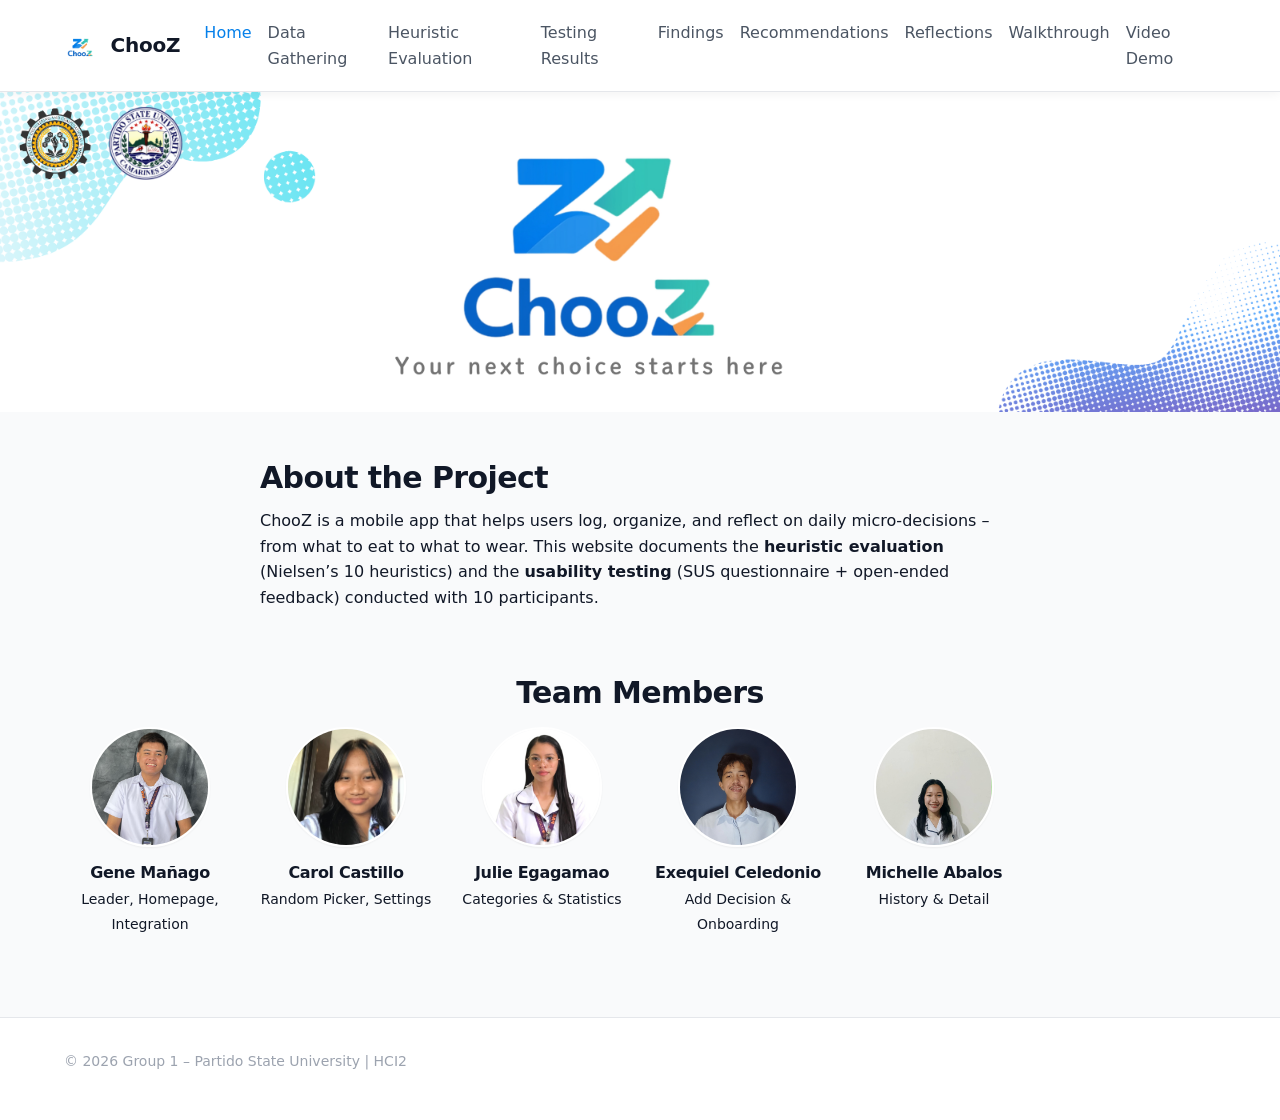
<file: index.html>
<!DOCTYPE html>
<html lang="en">
<head>
    <meta charset="UTF-8">
    <meta name="viewport" content="width=device-width, initial-scale=1.0">
    <title>ChooZ – Home | Usability Evaluation</title>
    <link rel="stylesheet" href="css/bootstrap.min.css">
    <link rel="stylesheet" href="css/style.css">
</head>
<body>

<!-- Sticky navbar only -->
<div class="sticky-header">
    <nav class="navbar navbar-expand-lg bg-dark" data-bs-theme="dark">
        <div class="container">
            <a class="navbar-brand" href="index.html">
                <img src="images/chooz-logo.png" alt="ChooZ Logo" height="30" style="display: inline-block; margin-right: 8px;">
                ChooZ
            </a>
            <button class="navbar-toggler" type="button" data-bs-toggle="collapse" data-bs-target="#navbarNav">
                <span class="navbar-toggler-icon"></span>
            </button>
            <div class="collapse navbar-collapse" id="navbarNav">
                <ul class="navbar-nav ms-auto">
                    <li class="nav-item"><a class="nav-link active" href="index.html">Home</a></li>
                    <li class="nav-item"><a class="nav-link" href="data-gathering.html">Data Gathering</a></li>
                    <li class="nav-item"><a class="nav-link" href="heuristic.html">Heuristic Evaluation</a></li>
                    <li class="nav-item"><a class="nav-link" href="results.html">Testing Results</a></li>
                    <li class="nav-item"><a class="nav-link" href="findings.html">Findings</a></li>
                    <li class="nav-item"><a class="nav-link" href="recommendations.html">Recommendations</a></li>
                    <li class="nav-item"><a class="nav-link" href="reflections.html">Reflections</a></li>
                    <li class="nav-item"><a class="nav-link" href="walkthrough.html">Walkthrough</a></li>
                    <li class="nav-item"><a class="nav-link" href="video.html">Video Demo</a></li>
                </ul>
            </div>
        </div>
    </nav>
</div>

<!-- Banner only on home page (not sticky) -->
<div class="banner-header">
    <img src="images/chooz-banner.png" alt="ChooZ Usability Study Banner" class="img-fluid w-100">
</div>

<div class="container my-5">
    <div class="row mt-5">
        <div class="col-md-8 mx-auto">
            <h2>About the Project</h2>
            <p>ChooZ is a mobile app that helps users log, organize, and reflect on daily micro‑decisions – from what to eat to what to wear. This website documents the <strong>heuristic evaluation</strong> (Nielsen’s 10 heuristics) and the <strong>usability testing</strong> (SUS questionnaire + open‑ended feedback) conducted with 10 participants.</p>
        </div>
    </div>

    <h2 class="mt-5 text-center">Team Members</h2>
    <div class="row mt-3">
        <div class="col-md-2 col-sm-4 team-card">
            <img src="images/team/gene.JPG" alt="Gene">
            <h6>Gene Mañago</h6>
            <small>Leader, Homepage, Integration</small>
        </div>
        <div class="col-md-2 col-sm-4 team-card">
            <img src="images/team/Carol.jpg" alt="Carol">
            <h6>Carol Castillo</h6>
            <small>Random Picker, Settings</small>
        </div>
        <div class="col-md-2 col-sm-4 team-card">
            <img src="images/team/Julie.jpg" alt="Julie">
            <h6>Julie Egagamao</h6>
            <small>Categories & Statistics</small>
        </div>
        <div class="col-md-2 col-sm-4 team-card">
            <img src="images/team/Celedonio.png" alt="Exequiel">
            <h6>Exequiel Celedonio</h6>
            <small>Add Decision & Onboarding</small>
        </div>
        <div class="col-md-2 col-sm-4 team-card">
            <img src="images/team/Michelle.jpg" alt="Michelle">
            <h6>Michelle Abalos</h6>
            <small>History & Detail</small>
        </div>
    </div>
</div>

<footer>
    <div class="container">
        <p>© 2026 Group 1 – Partido State University | HCI2</p>
    </div>
</footer>

<script src="js/bootstrap.bundle.min.js"></script>
</body>
</html>
</file>
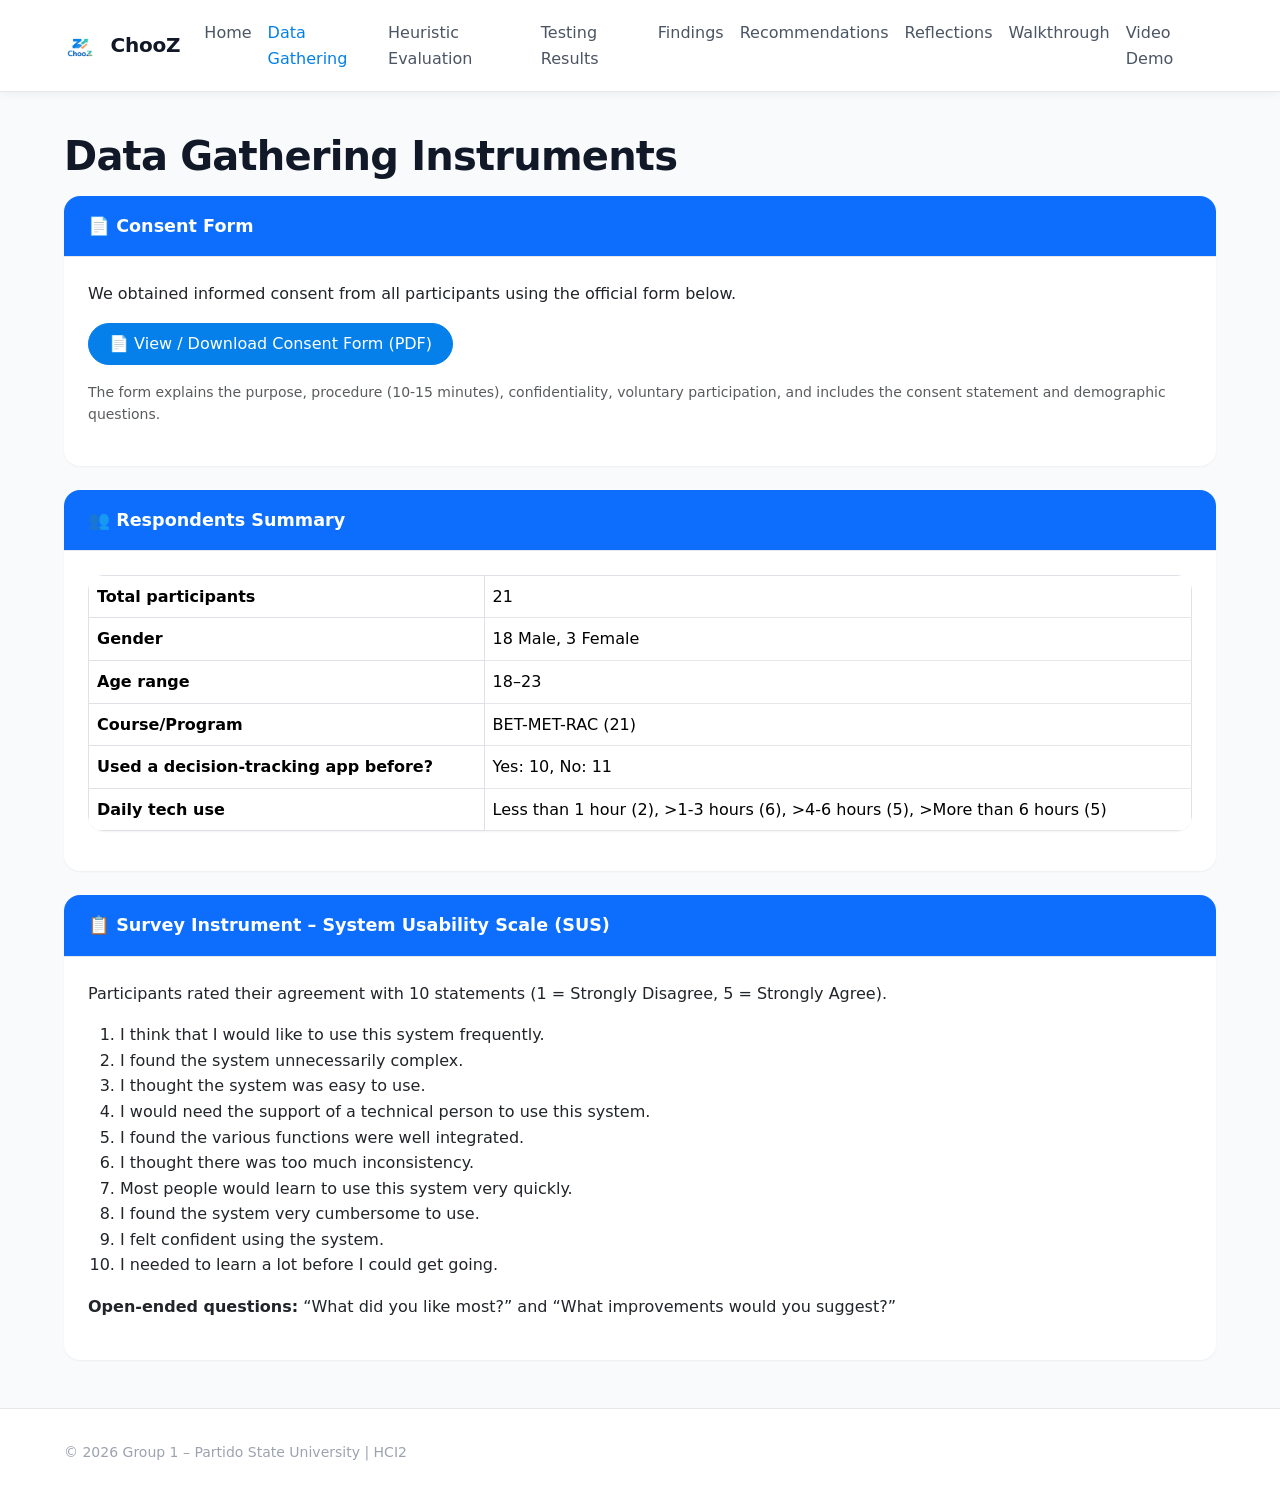
<file: data-gathering.html>
<!DOCTYPE html>
<html lang="en">
<head>
    <meta charset="UTF-8">
    <meta name="viewport" content="width=device-width, initial-scale=1.0">
    <title>ChooZ – Data Gathering</title>
    <link rel="stylesheet" href="css/bootstrap.min.css">
    <link rel="stylesheet" href="css/style.css">
</head>
<body>

<!-- Sticky navbar only (no banner) -->
<div class="sticky-header">
    <nav class="navbar navbar-expand-lg bg-dark" data-bs-theme="dark">
        <div class="container">
            <a class="navbar-brand" href="index.html">
                <img src="images/chooz-logo.png" alt="ChooZ Logo" height="30" style="display: inline-block; margin-right: 8px;">
                ChooZ
            </a>
            <button class="navbar-toggler" type="button" data-bs-toggle="collapse" data-bs-target="#navbarNav">
                <span class="navbar-toggler-icon"></span>
            </button>
            <div class="collapse navbar-collapse" id="navbarNav">
                <ul class="navbar-nav ms-auto">
                    <li class="nav-item"><a class="nav-link" href="index.html">Home</a></li>
                    <li class="nav-item"><a class="nav-link active" href="data-gathering.html">Data Gathering</a></li>
                    <li class="nav-item"><a class="nav-link" href="heuristic.html">Heuristic Evaluation</a></li>
                    <li class="nav-item"><a class="nav-link" href="results.html">Testing Results</a></li>
                    <li class="nav-item"><a class="nav-link" href="findings.html">Findings</a></li>
                    <li class="nav-item"><a class="nav-link" href="recommendations.html">Recommendations</a></li>
                    <li class="nav-item"><a class="nav-link" href="reflections.html">Reflections</a></li>
                    <li class="nav-item"><a class="nav-link" href="walkthrough.html">Walkthrough</a></li>
                    <li class="nav-item"><a class="nav-link" href="video.html">Video Demo</a></li>
                </ul>
            </div>
        </div>
    </nav>
</div>

<div class="container my-5">
    <h1>Data Gathering Instruments</h1>

    <div class="card mb-4">
        <div class="card-header bg-primary text-white">📄 Consent Form</div>
        <div class="card-body">
            <p>We obtained informed consent from all participants using the official form below.</p>
            <a href="pdfs/Group1_Consent-Form.pdf" class="btn btn-primary" target="_blank">📄 View / Download Consent Form (PDF)</a>
            <p class="mt-3 text-muted small">The form explains the purpose, procedure (10‑15 minutes), confidentiality, voluntary participation, and includes the consent statement and demographic questions.</p>
        </div>
    </div>

    <div class="card mb-4">
        <div class="card-header bg-primary text-white">👥 Respondents Summary</div>
        <div class="card-body">
            <div class="table-responsive">
                <table class="table table-bordered">
                    <tr><th>Total participants</th><td>21</td></tr>
                    <tr><th>Gender</th><td>18 Male, 3 Female</td></tr>
                    <tr><th>Age range</th><td>18–23</td></tr>
                    <tr><th>Course/Program</th><td>BET-MET-RAC (21)</td></tr>
                    <tr><th>Used a decision‑tracking app before?</th><td>Yes: 10, No: 11</td></tr>
                    <tr><th>Daily tech use</th><td>Less than 1 hour (2), >1-3 hours (6), >4‑6 hours (5), >More than 6 hours (5)</td></tr>
                </table>
            </div>
        </div>
    </div>

    <div class="card mb-4">
        <div class="card-header bg-primary text-white">📋 Survey Instrument – System Usability Scale (SUS)</div>
        <div class="card-body">
            <p>Participants rated their agreement with 10 statements (1 = Strongly Disagree, 5 = Strongly Agree).</p>
            <ol>
                <li>I think that I would like to use this system frequently.</li>
                <li>I found the system unnecessarily complex.</li>
                <li>I thought the system was easy to use.</li>
                <li>I would need the support of a technical person to use this system.</li>
                <li>I found the various functions were well integrated.</li>
                <li>I thought there was too much inconsistency.</li>
                <li>Most people would learn to use this system very quickly.</li>
                <li>I found the system very cumbersome to use.</li>
                <li>I felt confident using the system.</li>
                <li>I needed to learn a lot before I could get going.</li>
            </ol>
            <p><strong>Open‑ended questions:</strong> “What did you like most?” and “What improvements would you suggest?”</p>
        </div>
    </div>
</div>

<footer>
    <div class="container">
        <p>© 2026 Group 1 – Partido State University | HCI2</p>
    </div>
</footer>

<script src="js/bootstrap.bundle.min.js"></script>
</body>
</html>
</file>
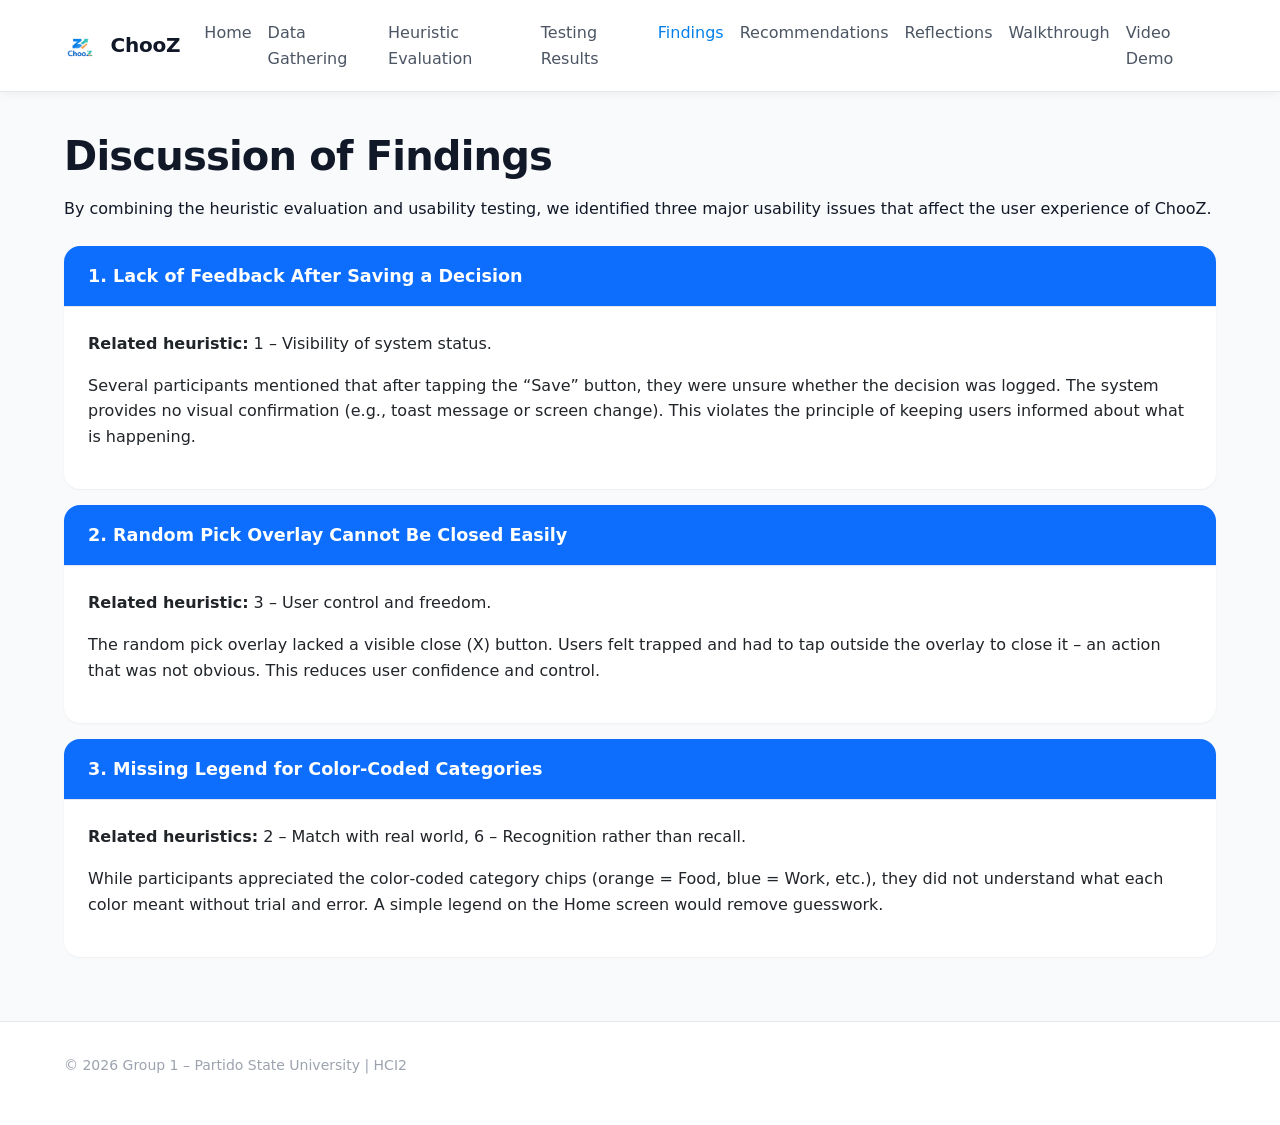
<file: findings.html>
<!DOCTYPE html>
<html lang="en">
<head>
    <meta charset="UTF-8">
    <meta name="viewport" content="width=device-width, initial-scale=1.0">
    <title>ChooZ – Discussion of Findings</title>
    <link rel="stylesheet" href="css/bootstrap.min.css">
    <link rel="stylesheet" href="css/style.css">
</head>
<body>

<div class="sticky-header">
    <nav class="navbar navbar-expand-lg bg-dark" data-bs-theme="dark">
        <div class="container">
            <a class="navbar-brand" href="index.html">
                <img src="images/chooz-logo.png" alt="ChooZ Logo" height="30" style="display: inline-block; margin-right: 8px;">
                ChooZ
            </a>
            <button class="navbar-toggler" type="button" data-bs-toggle="collapse" data-bs-target="#navbarNav">
                <span class="navbar-toggler-icon"></span>
            </button>
            <div class="collapse navbar-collapse" id="navbarNav">
                <ul class="navbar-nav ms-auto">
                    <li class="nav-item"><a class="nav-link" href="index.html">Home</a></li>
                    <li class="nav-item"><a class="nav-link" href="data-gathering.html">Data Gathering</a></li>
                    <li class="nav-item"><a class="nav-link" href="heuristic.html">Heuristic Evaluation</a></li>
                    <li class="nav-item"><a class="nav-link" href="results.html">Testing Results</a></li>
                    <li class="nav-item"><a class="nav-link active" href="findings.html">Findings</a></li>
                    <li class="nav-item"><a class="nav-link" href="recommendations.html">Recommendations</a></li>
                    <li class="nav-item"><a class="nav-link" href="reflections.html">Reflections</a></li>
                    <li class="nav-item"><a class="nav-link" href="walkthrough.html">Walkthrough</a></li>
                    <li class="nav-item"><a class="nav-link" href="video.html">Video Demo</a></li>
                </ul>
            </div>
        </div>
    </nav>
</div>

<div class="container my-5">
    <h1>Discussion of Findings</h1>
    <p>By combining the heuristic evaluation and usability testing, we identified three major usability issues that affect the user experience of ChooZ.</p>

    <div class="row mt-4">
        <div class="col-md-12">
            <div class="card mb-3">
                <div class="card-header bg-primary text-white">1. Lack of Feedback After Saving a Decision</div>
                <div class="card-body">
                    <p><strong>Related heuristic:</strong> 1 – Visibility of system status.</p>
                    <p>Several participants mentioned that after tapping the “Save” button, they were unsure whether the decision was logged. The system provides no visual confirmation (e.g., toast message or screen change). This violates the principle of keeping users informed about what is happening.</p>
                </div>
            </div>
            <div class="card mb-3">
                <div class="card-header bg-primary text-white">2. Random Pick Overlay Cannot Be Closed Easily</div>
                <div class="card-body">
                    <p><strong>Related heuristic:</strong> 3 – User control and freedom.</p>
                    <p>The random pick overlay lacked a visible close (X) button. Users felt trapped and had to tap outside the overlay to close it – an action that was not obvious. This reduces user confidence and control.</p>
                </div>
            </div>
            <div class="card mb-3">
                <div class="card-header bg-primary text-white">3. Missing Legend for Color‑Coded Categories</div>
                <div class="card-body">
                    <p><strong>Related heuristics:</strong> 2 – Match with real world, 6 – Recognition rather than recall.</p>
                    <p>While participants appreciated the color‑coded category chips (orange = Food, blue = Work, etc.), they did not understand what each color meant without trial and error. A simple legend on the Home screen would remove guesswork.</p>
                </div>
            </div>
        </div>
    </div>
</div>

<footer>
    <div class="container">
        <p>© 2026 Group 1 – Partido State University | HCI2</p>
    </div>
</footer>

<script src="js/bootstrap.bundle.min.js"></script>
</body>
</html>
</file>
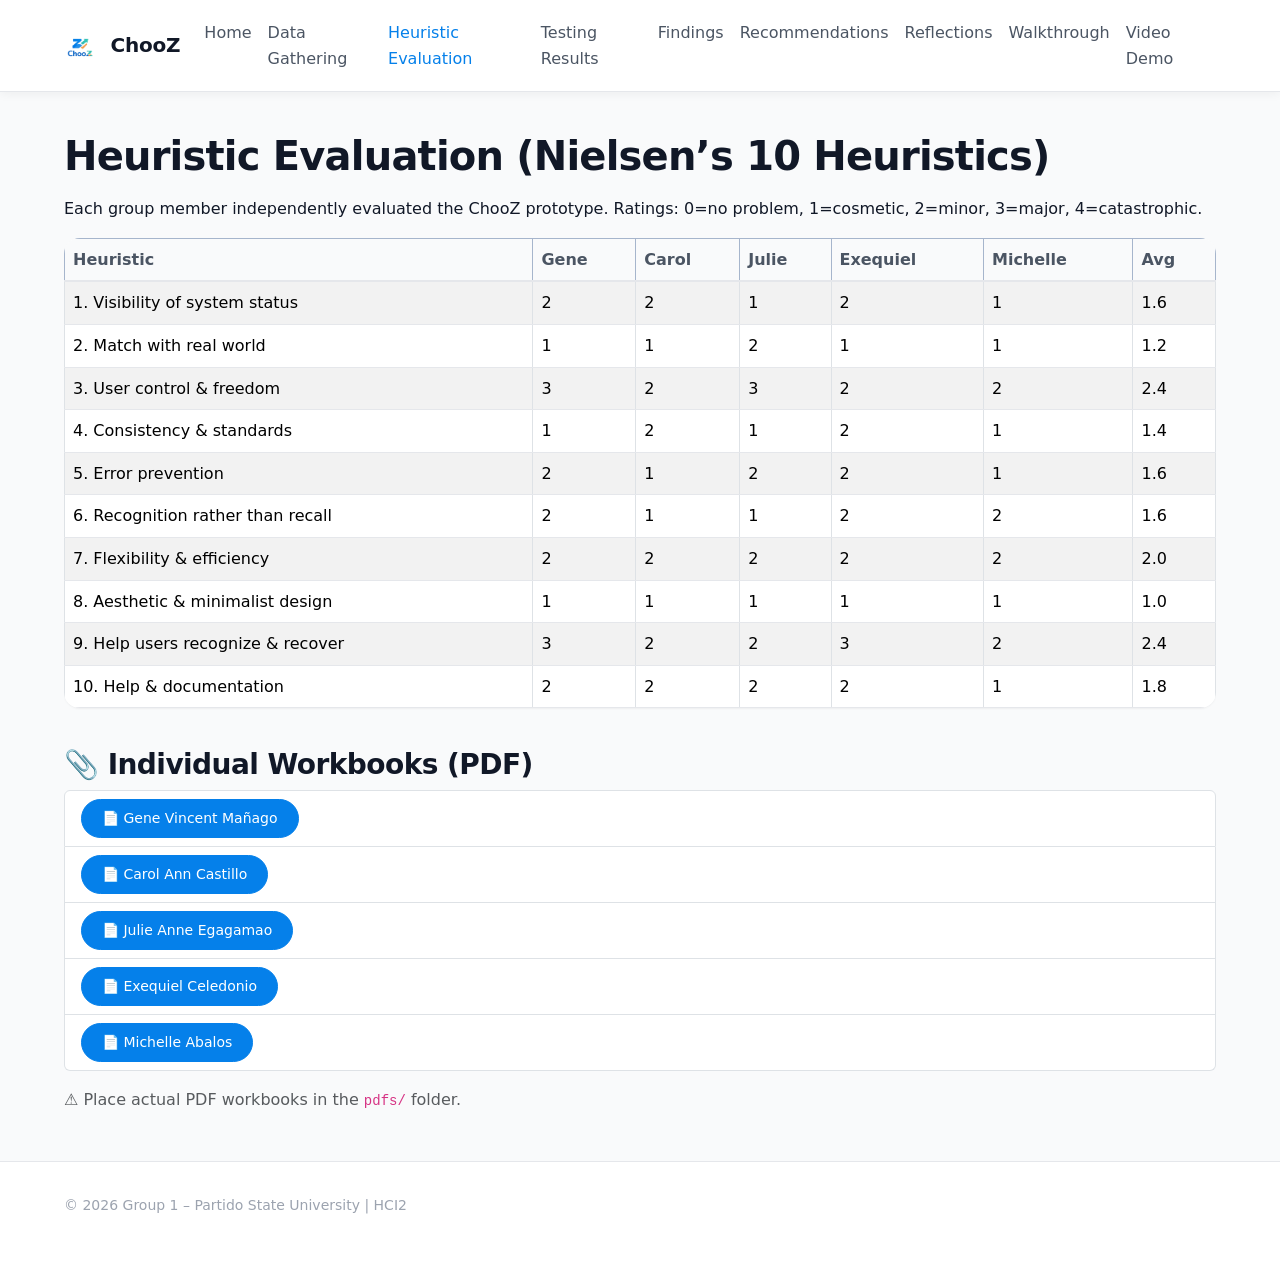
<file: heuristic.html>
<!DOCTYPE html>
<html lang="en">
<head>
    <meta charset="UTF-8">
    <meta name="viewport" content="width=device-width, initial-scale=1.0">
    <title>ChooZ – Heuristic Evaluation</title>
    <link rel="stylesheet" href="css/bootstrap.min.css">
    <link rel="stylesheet" href="css/style.css">
</head>
<body>

<div class="sticky-header">
    <nav class="navbar navbar-expand-lg bg-dark" data-bs-theme="dark">
        <div class="container">
            <a class="navbar-brand" href="index.html">
                <img src="images/chooz-logo.png" alt="ChooZ Logo" height="30" style="display: inline-block; margin-right: 8px;">
                ChooZ
            </a>
            <button class="navbar-toggler" type="button" data-bs-toggle="collapse" data-bs-target="#navbarNav">
                <span class="navbar-toggler-icon"></span>
            </button>
            <div class="collapse navbar-collapse" id="navbarNav">
                <ul class="navbar-nav ms-auto">
                    <li class="nav-item"><a class="nav-link" href="index.html">Home</a></li>
                    <li class="nav-item"><a class="nav-link" href="data-gathering.html">Data Gathering</a></li>
                    <li class="nav-item"><a class="nav-link active" href="heuristic.html">Heuristic Evaluation</a></li>
                    <li class="nav-item"><a class="nav-link" href="results.html">Testing Results</a></li>
                    <li class="nav-item"><a class="nav-link" href="findings.html">Findings</a></li>
                    <li class="nav-item"><a class="nav-link" href="recommendations.html">Recommendations</a></li>
                    <li class="nav-item"><a class="nav-link" href="reflections.html">Reflections</a></li>
                    <li class="nav-item"><a class="nav-link" href="walkthrough.html">Walkthrough</a></li>
                    <li class="nav-item"><a class="nav-link" href="video.html">Video Demo</a></li>
                </ul>
            </div>
        </div>
    </nav>
</div>

<div class="container my-5">
    <h1>Heuristic Evaluation (Nielsen’s 10 Heuristics)</h1>
    <p>Each group member independently evaluated the ChooZ prototype. Ratings: 0=no problem, 1=cosmetic, 2=minor, 3=major, 4=catastrophic.</p>

    <div class="table-responsive">
        <table class="table table-bordered table-striped">
            <thead class="table-primary">
                <tr><th>Heuristic</th><th>Gene</th><th>Carol</th><th>Julie</th><th>Exequiel</th><th>Michelle</th><th>Avg</th></tr>
            </thead>
            <tbody>
                <tr><td>1. Visibility of system status</td><td>2</td><td>2</td><td>1</td><td>2</td><td>1</td><td>1.6</td></tr>
                <tr><td>2. Match with real world</td><td>1</td><td>1</td><td>2</td><td>1</td><td>1</td><td>1.2</td></tr>
                <tr><td>3. User control & freedom</td><td>3</td><td>2</td><td>3</td><td>2</td><td>2</td><td>2.4</td></tr>
                <tr><td>4. Consistency & standards</td><td>1</td><td>2</td><td>1</td><td>2</td><td>1</td><td>1.4</td></tr>
                <tr><td>5. Error prevention</td><td>2</td><td>1</td><td>2</td><td>2</td><td>1</td><td>1.6</td></tr>
                <tr><td>6. Recognition rather than recall</td><td>2</td><td>1</td><td>1</td><td>2</td><td>2</td><td>1.6</td></tr>
                <tr><td>7. Flexibility & efficiency</td><td>2</td><td>2</td><td>2</td><td>2</td><td>2</td><td>2.0</td></tr>
                <tr><td>8. Aesthetic & minimalist design</td><td>1</td><td>1</td><td>1</td><td>1</td><td>1</td><td>1.0</td></tr>
                <tr><td>9. Help users recognize & recover</td><td>3</td><td>2</td><td>2</td><td>3</td><td>2</td><td>2.4</td></tr>
                <tr><td>10. Help & documentation</td><td>2</td><td>2</td><td>2</td><td>2</td><td>1</td><td>1.8</td></tr>
            </tbody>
        </table>
    </div>

    <h3 class="mt-4">📎 Individual Workbooks (PDF)</h3>
    <ul class="list-group">
        <li class="list-group-item"><a href="pdfs/Gene_Heuristic.pdf" class="btn btn-primary btn-sm">📄 Gene Vincent Mañago</a></li>
        <li class="list-group-item"><a href="pdfs/Carol_Heuristic.pdf" class="btn btn-primary btn-sm">📄 Carol Ann Castillo</a></li>
        <li class="list-group-item"><a href="pdfs/Julie_Heuristic.pdf" class="btn btn-primary btn-sm">📄 Julie Anne Egagamao</a></li>
        <li class="list-group-item"><a href="pdfs/Exequiel_Heuristic.pdf" class="btn btn-primary btn-sm">📄 Exequiel Celedonio</a></li>
        <li class="list-group-item"><a href="pdfs/Michelle_Heuristic.pdf" class="btn btn-primary btn-sm">📄 Michelle Abalos</a></li>
    </ul>
    <p class="text-muted mt-3">⚠️ Place actual PDF workbooks in the <code>pdfs/</code> folder.</p>
</div>

<footer>
    <div class="container">
        <p>© 2026 Group 1 – Partido State University | HCI2</p>
    </div>
</footer>

<script src="js/bootstrap.bundle.min.js"></script>
</body>
</html>
</file>
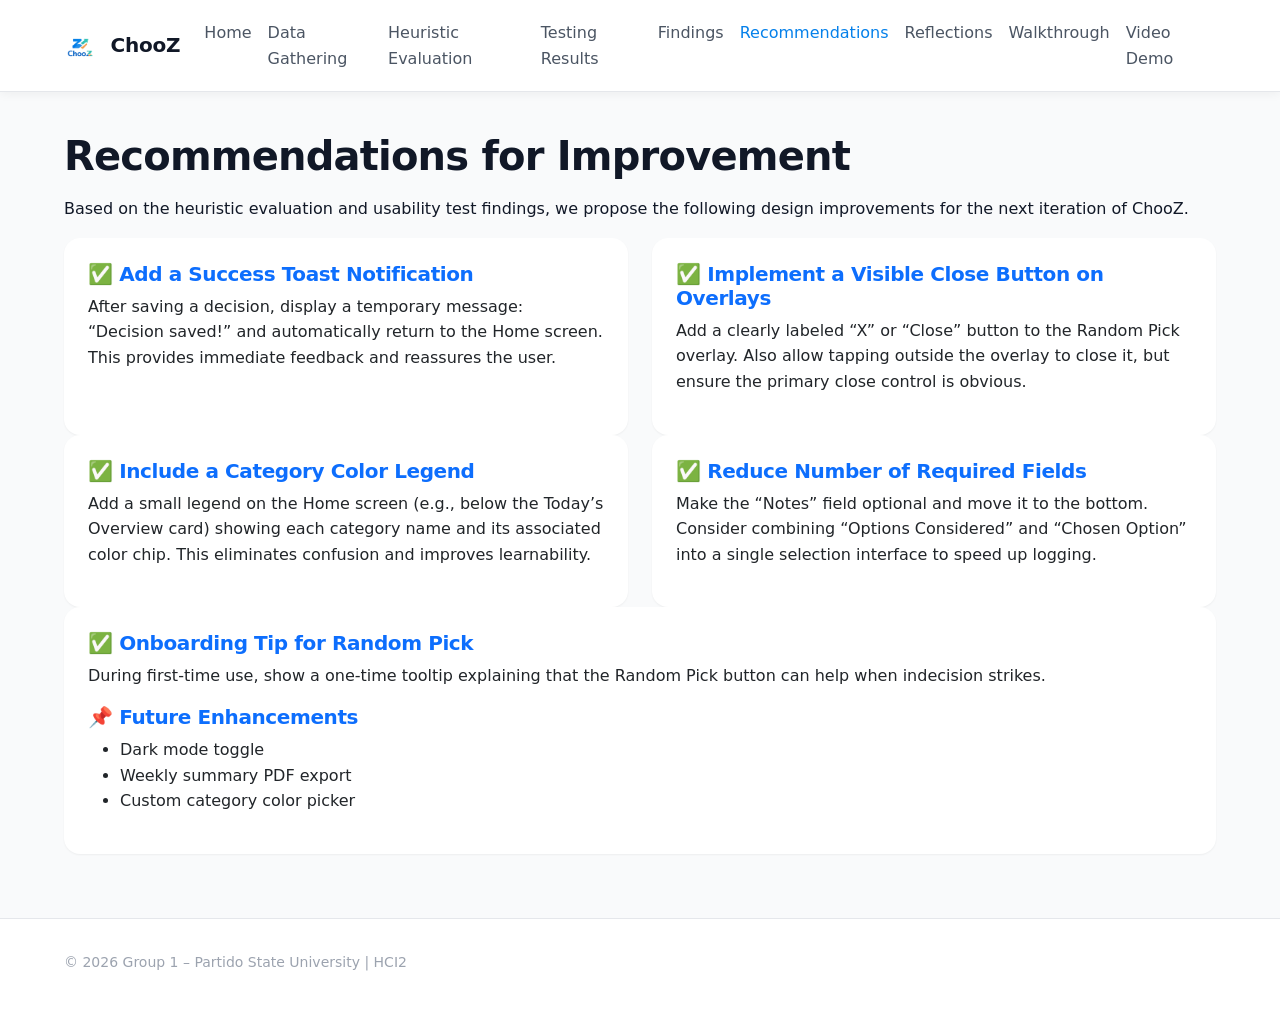
<file: recommendations.html>
<!DOCTYPE html>
<html lang="en">
<head>
    <meta charset="UTF-8">
    <meta name="viewport" content="width=device-width, initial-scale=1.0">
    <title>ChooZ – Recommendations</title>
    <link rel="stylesheet" href="css/bootstrap.min.css">
    <link rel="stylesheet" href="css/style.css">
</head>
<body>

<div class="sticky-header">
    <nav class="navbar navbar-expand-lg bg-dark" data-bs-theme="dark">
        <div class="container">
            <a class="navbar-brand" href="index.html">
                <img src="images/chooz-logo.png" alt="ChooZ Logo" height="30" style="display: inline-block; margin-right: 8px;">
                ChooZ
            </a>
            <button class="navbar-toggler" type="button" data-bs-toggle="collapse" data-bs-target="#navbarNav">
                <span class="navbar-toggler-icon"></span>
            </button>
            <div class="collapse navbar-collapse" id="navbarNav">
                <ul class="navbar-nav ms-auto">
                    <li class="nav-item"><a class="nav-link" href="index.html">Home</a></li>
                    <li class="nav-item"><a class="nav-link" href="data-gathering.html">Data Gathering</a></li>
                    <li class="nav-item"><a class="nav-link" href="heuristic.html">Heuristic Evaluation</a></li>
                    <li class="nav-item"><a class="nav-link" href="results.html">Testing Results</a></li>
                    <li class="nav-item"><a class="nav-link" href="findings.html">Findings</a></li>
                    <li class="nav-item"><a class="nav-link active" href="recommendations.html">Recommendations</a></li>
                    <li class="nav-item"><a class="nav-link" href="reflections.html">Reflections</a></li>
                    <li class="nav-item"><a class="nav-link" href="walkthrough.html">Walkthrough</a></li>
                    <li class="nav-item"><a class="nav-link" href="video.html">Video Demo</a></li>
                </ul>
            </div>
        </div>
    </nav>
</div>

<div class="container my-5">
    <h1>Recommendations for Improvement</h1>
    <p>Based on the heuristic evaluation and usability test findings, we propose the following design improvements for the next iteration of ChooZ.</p>

    <div class="row">
        <div class="col-md-6">
            <div class="card mb-3 h-100">
                <div class="card-body">
                    <h5 class="card-title text-primary">✅ Add a Success Toast Notification</h5>
                    <p class="card-text">After saving a decision, display a temporary message: “Decision saved!” and automatically return to the Home screen. This provides immediate feedback and reassures the user.</p>
                </div>
            </div>
        </div>
        <div class="col-md-6">
            <div class="card mb-3 h-100">
                <div class="card-body">
                    <h5 class="card-title text-primary">✅ Implement a Visible Close Button on Overlays</h5>
                    <p class="card-text">Add a clearly labeled “X” or “Close” button to the Random Pick overlay. Also allow tapping outside the overlay to close it, but ensure the primary close control is obvious.</p>
                </div>
            </div>
        </div>
        <div class="col-md-6">
            <div class="card mb-3 h-100">
                <div class="card-body">
                    <h5 class="card-title text-primary">✅ Include a Category Color Legend</h5>
                    <p class="card-text">Add a small legend on the Home screen (e.g., below the Today’s Overview card) showing each category name and its associated color chip. This eliminates confusion and improves learnability.</p>
                </div>
            </div>
        </div>
        <div class="col-md-6">
            <div class="card mb-3 h-100">
                <div class="card-body">
                    <h5 class="card-title text-primary">✅ Reduce Number of Required Fields</h5>
                    <p class="card-text">Make the “Notes” field optional and move it to the bottom. Consider combining “Options Considered” and “Chosen Option” into a single selection interface to speed up logging.</p>
                </div>
            </div>
        </div>
        <div class="col-md-12">
            <div class="card mb-3">
                <div class="card-body">
                    <h5 class="card-title text-primary">✅ Onboarding Tip for Random Pick</h5>
                    <p class="card-text">During first-time use, show a one‑time tooltip explaining that the Random Pick button can help when indecision strikes.</p>
                    <h5 class="card-title text-primary mt-3">📌 Future Enhancements</h5>
                    <ul>
                        <li>Dark mode toggle</li>
                        <li>Weekly summary PDF export</li>
                        <li>Custom category color picker</li>
                    </ul>
                </div>
            </div>
        </div>
    </div>
</div>

<footer>
    <div class="container">
        <p>© 2026 Group 1 – Partido State University | HCI2</p>
    </div>
</footer>

<script src="js/bootstrap.bundle.min.js"></script>
</body>
</html>
</file>
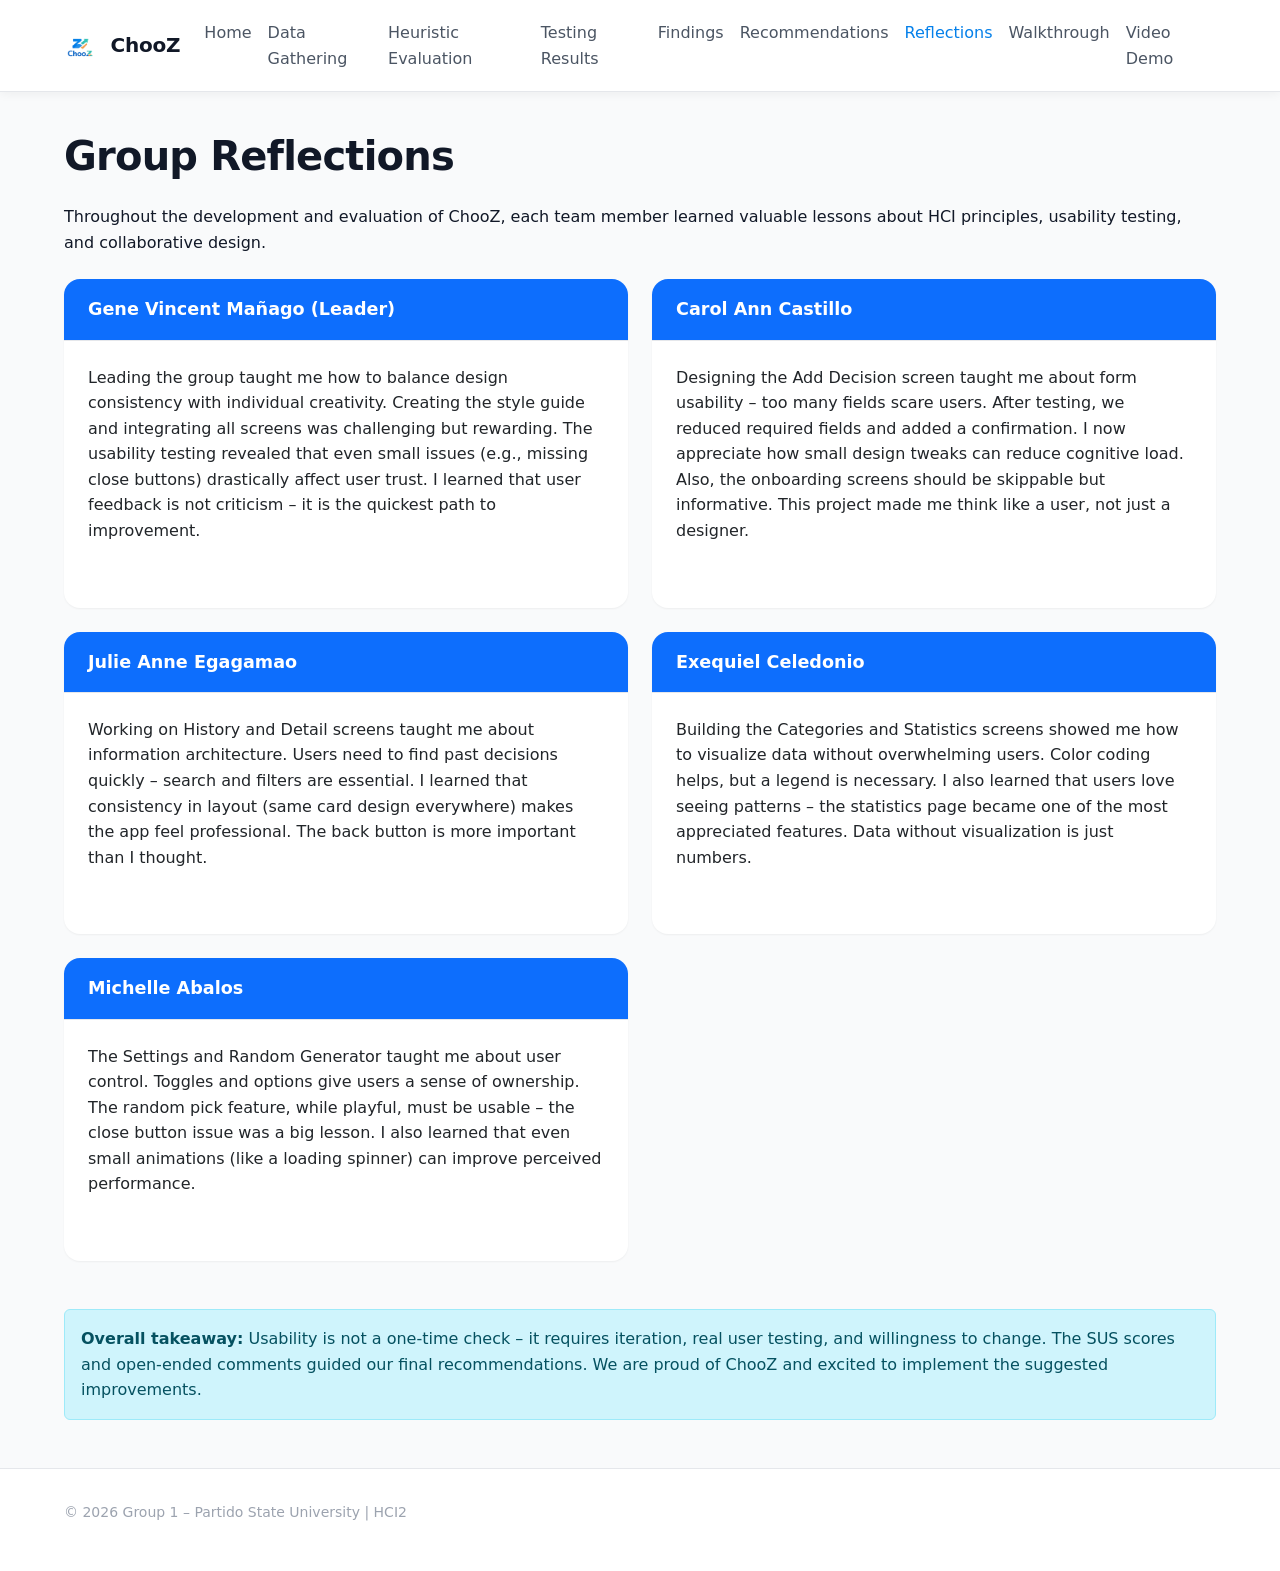
<file: reflections.html>
<!DOCTYPE html>
<html lang="en">
<head>
    <meta charset="UTF-8">
    <meta name="viewport" content="width=device-width, initial-scale=1.0">
    <title>ChooZ – Group Reflections</title>
    <link rel="stylesheet" href="css/bootstrap.min.css">
    <link rel="stylesheet" href="css/style.css">
</head>
<body>

<div class="sticky-header">
    <nav class="navbar navbar-expand-lg bg-dark" data-bs-theme="dark">
        <div class="container">
            <a class="navbar-brand" href="index.html">
                <img src="images/chooz-logo.png" alt="ChooZ Logo" height="30" style="display: inline-block; margin-right: 8px;">
                ChooZ
            </a>
            <button class="navbar-toggler" type="button" data-bs-toggle="collapse" data-bs-target="#navbarNav">
                <span class="navbar-toggler-icon"></span>
            </button>
            <div class="collapse navbar-collapse" id="navbarNav">
                <ul class="navbar-nav ms-auto">
                    <li class="nav-item"><a class="nav-link" href="index.html">Home</a></li>
                    <li class="nav-item"><a class="nav-link" href="data-gathering.html">Data Gathering</a></li>
                    <li class="nav-item"><a class="nav-link" href="heuristic.html">Heuristic Evaluation</a></li>
                    <li class="nav-item"><a class="nav-link" href="results.html">Testing Results</a></li>
                    <li class="nav-item"><a class="nav-link" href="findings.html">Findings</a></li>
                    <li class="nav-item"><a class="nav-link" href="recommendations.html">Recommendations</a></li>
                    <li class="nav-item"><a class="nav-link active" href="reflections.html">Reflections</a></li>
                    <li class="nav-item"><a class="nav-link" href="walkthrough.html">Walkthrough</a></li>
                    <li class="nav-item"><a class="nav-link" href="video.html">Video Demo</a></li>
                </ul>
            </div>
        </div>
    </nav>
</div>

<div class="container my-5">
    <h1 class="mb-4">Group Reflections</h1>
    <p>Throughout the development and evaluation of ChooZ, each team member learned valuable lessons about HCI principles, usability testing, and collaborative design.</p>

    <div class="row mt-4">
        <div class="col-md-6 mb-4">
            <div class="card h-100">
                <div class="card-header bg-primary text-white">Gene Vincent Mañago (Leader)</div>
                <div class="card-body">
                    <p>Leading the group taught me how to balance design consistency with individual creativity. Creating the style guide and integrating all screens was challenging but rewarding. The usability testing revealed that even small issues (e.g., missing close buttons) drastically affect user trust. I learned that user feedback is not criticism – it is the quickest path to improvement.</p>
                </div>
            </div>
        </div>
        <div class="col-md-6 mb-4">
            <div class="card h-100">
                <div class="card-header bg-primary text-white">Carol Ann Castillo</div>
                <div class="card-body">
                    <p>Designing the Add Decision screen taught me about form usability – too many fields scare users. After testing, we reduced required fields and added a confirmation. I now appreciate how small design tweaks can reduce cognitive load. Also, the onboarding screens should be skippable but informative. This project made me think like a user, not just a designer.</p>
                </div>
            </div>
        </div>
        <div class="col-md-6 mb-4">
            <div class="card h-100">
                <div class="card-header bg-primary text-white">Julie Anne Egagamao</div>
                <div class="card-body">
                    <p>Working on History and Detail screens taught me about information architecture. Users need to find past decisions quickly – search and filters are essential. I learned that consistency in layout (same card design everywhere) makes the app feel professional. The back button is more important than I thought.</p>
                </div>
            </div>
        </div>
        <div class="col-md-6 mb-4">
            <div class="card h-100">
                <div class="card-header bg-primary text-white">Exequiel Celedonio</div>
                <div class="card-body">
                    <p>Building the Categories and Statistics screens showed me how to visualize data without overwhelming users. Color coding helps, but a legend is necessary. I also learned that users love seeing patterns – the statistics page became one of the most appreciated features. Data without visualization is just numbers.</p>
                </div>
            </div>
        </div>
        <div class="col-md-6 mb-4">
            <div class="card h-100">
                <div class="card-header bg-primary text-white">Michelle Abalos</div>
                <div class="card-body">
                    <p>The Settings and Random Generator taught me about user control. Toggles and options give users a sense of ownership. The random pick feature, while playful, must be usable – the close button issue was a big lesson. I also learned that even small animations (like a loading spinner) can improve perceived performance.</p>
                </div>
            </div>
        </div>
    </div>
    <div class="alert alert-info mt-4">
        <strong>Overall takeaway:</strong> Usability is not a one‑time check – it requires iteration, real user testing, and willingness to change. The SUS scores and open‑ended comments guided our final recommendations. We are proud of ChooZ and excited to implement the suggested improvements.
    </div>
</div>

<footer>
    <div class="container">
        <p>© 2026 Group 1 – Partido State University | HCI2</p>
    </div>
</footer>

<script src="js/bootstrap.bundle.min.js"></script>
</body>
</html>
</file>
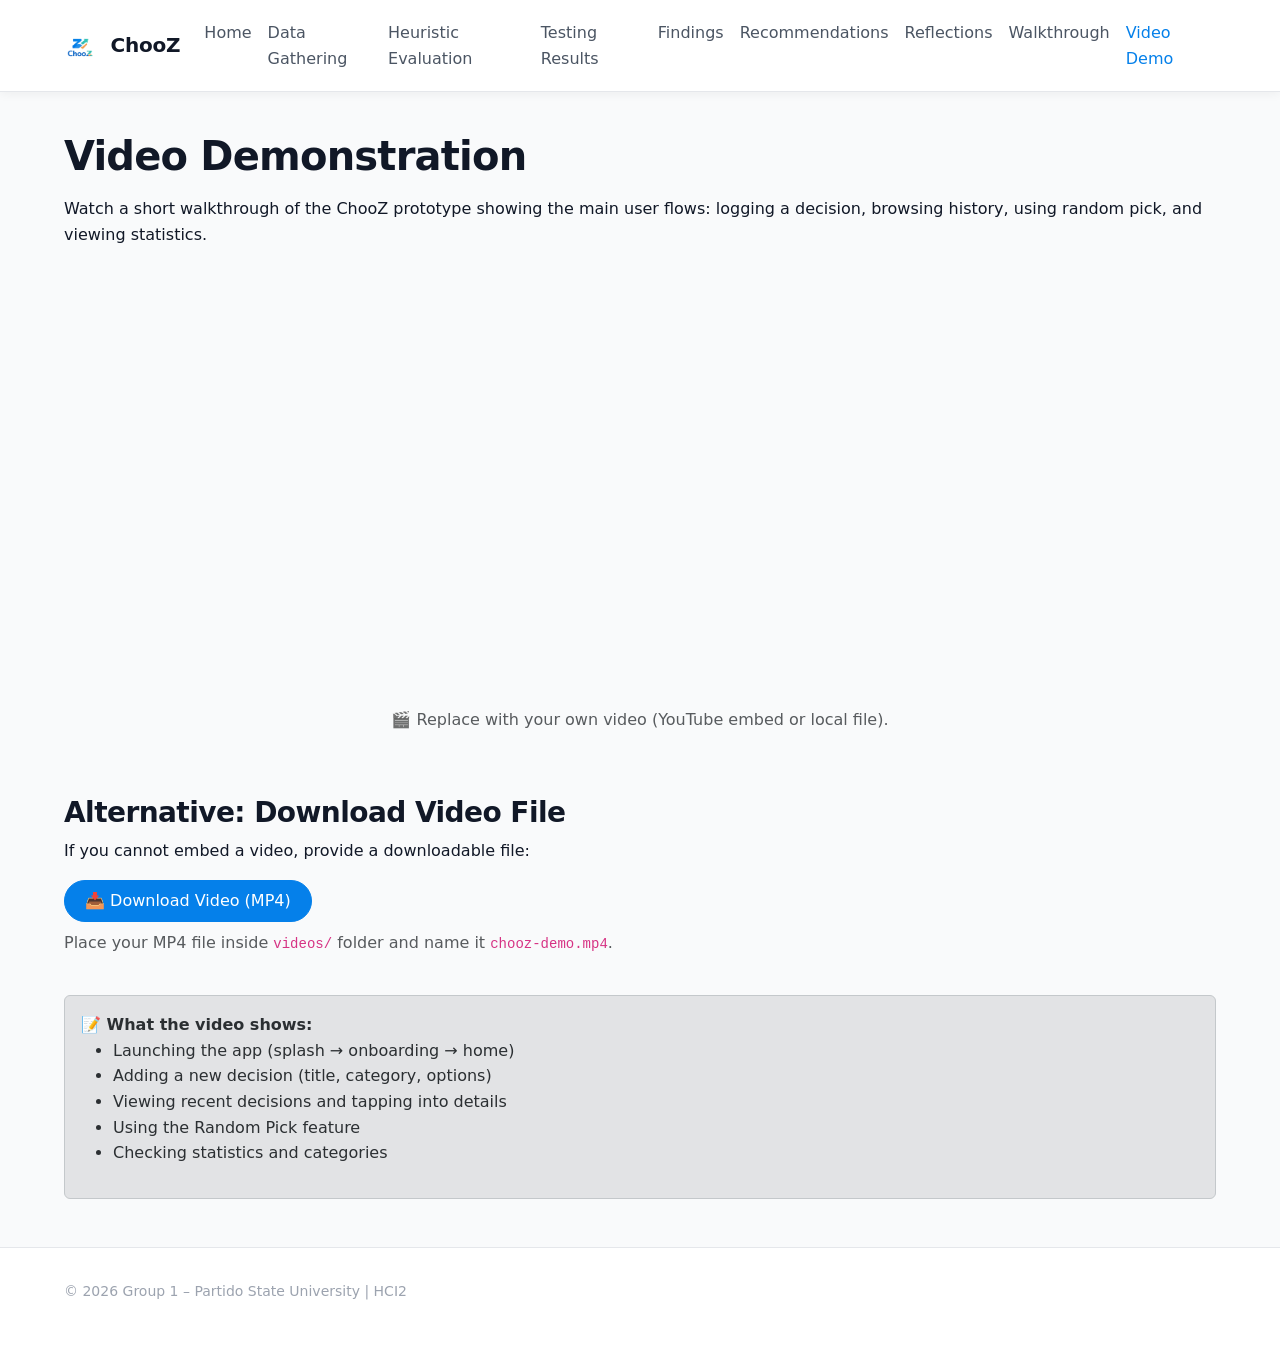
<file: video.html>
<!DOCTYPE html>
<html lang="en">
<head>
    <meta charset="UTF-8">
    <meta name="viewport" content="width=device-width, initial-scale=1.0">
    <title>ChooZ – Video Demonstration</title>
    <link rel="stylesheet" href="css/bootstrap.min.css">
    <link rel="stylesheet" href="css/style.css">
</head>
<body>

<div class="sticky-header">
    <nav class="navbar navbar-expand-lg bg-dark" data-bs-theme="dark">
        <div class="container">
            <a class="navbar-brand" href="index.html">
                <img src="images/chooz-logo.png" alt="ChooZ Logo" height="30" style="display: inline-block; margin-right: 8px;">
                ChooZ
            </a>
            <button class="navbar-toggler" type="button" data-bs-toggle="collapse" data-bs-target="#navbarNav">
                <span class="navbar-toggler-icon"></span>
            </button>
            <div class="collapse navbar-collapse" id="navbarNav">
                <ul class="navbar-nav ms-auto">
                    <li class="nav-item"><a class="nav-link" href="index.html">Home</a></li>
                    <li class="nav-item"><a class="nav-link" href="data-gathering.html">Data Gathering</a></li>
                    <li class="nav-item"><a class="nav-link" href="heuristic.html">Heuristic Evaluation</a></li>
                    <li class="nav-item"><a class="nav-link" href="results.html">Testing Results</a></li>
                    <li class="nav-item"><a class="nav-link" href="findings.html">Findings</a></li>
                    <li class="nav-item"><a class="nav-link" href="recommendations.html">Recommendations</a></li>
                    <li class="nav-item"><a class="nav-link" href="reflections.html">Reflections</a></li>
                    <li class="nav-item"><a class="nav-link" href="walkthrough.html">Walkthrough</a></li>
                    <li class="nav-item"><a class="nav-link active" href="video.html">Video Demo</a></li>
                </ul>
            </div>
        </div>
    </nav>
</div>

<div class="container my-5">
    <h1>Video Demonstration</h1>
    <p>Watch a short walkthrough of the ChooZ prototype showing the main user flows: logging a decision, browsing history, using random pick, and viewing statistics.</p>

    <div class="row mt-4">
        <div class="col-md-8 offset-md-2">
            <div class="ratio ratio-16x9">
               
                <iframe src="https://youtu.be/p0XExhLKcGw" title="ChooZ Demo" allowfullscreen></iframe>
            </div>
            <p class="text-muted text-center mt-2">🎬 Replace with your own video (YouTube embed or local file).</p>
        </div>
    </div>

    <div class="row mt-5">
        <div class="col-md-12">
            <h3>Alternative: Download Video File</h3>
            <p>If you cannot embed a video, provide a downloadable file:</p>
            <a href="videos/chooz-demo.mp4" class="btn btn-primary">📥 Download Video (MP4)</a>
            <p class="text-muted mt-2">Place your MP4 file inside <code>videos/</code> folder and name it <code>chooz-demo.mp4</code>.</p>
        </div>
    </div>

    <div class="alert alert-secondary mt-4">
        <strong>📝 What the video shows:</strong>
        <ul>
            <li>Launching the app (splash → onboarding → home)</li>
            <li>Adding a new decision (title, category, options)</li>
            <li>Viewing recent decisions and tapping into details</li>
            <li>Using the Random Pick feature</li>
            <li>Checking statistics and categories</li>
        </ul>
    </div>
</div>

<footer>
    <div class="container">
        <p>© 2026 Group 1 – Partido State University | HCI2</p>
    </div>
</footer>

<script src="js/bootstrap.bundle.min.js"></script>
</body>
</html>
</file>
<file: css/style.css>
/* Minimalist & Aesthetic Redesign for ChooZ */
/* Overrides Bootstrap defaults for a cleaner, lighter interface */
/* Includes sticky header (navbar + banner) */

:root {
    /* Light & Airy Color Palette - 2 accent colors max */
    --bg-body: #F9FAFB;
    --surface-white: #FFFFFF;
    --text-primary: #111827;
    --text-secondary: #4B5563;
    --text-tertiary: #9CA3AF;
    --accent-blue: #0580EA;
    --accent-blue-hover: #0469c4;
    --border-light: #E5E7EB;
    --shadow-sm: 0 1px 2px 0 rgba(0, 0, 0, 0.05);
    --shadow-md: 0 4px 6px -1px rgba(0, 0, 0, 0.1), 0 2px 4px -1px rgba(0, 0, 0, 0.06);
    --card-radius: 1rem;
}

/* Global Reset & Base */
body {
    background-color: var(--bg-body);
    color: var(--text-primary);
    font-family: 'Inter', system-ui, -apple-system, 'Segoe UI', Roboto, Helvetica, Arial, sans-serif;
    line-height: 1.6;
}

/* Typography – Clean & Readable */
h1, h2, h3, h4, h5, h6 {
    font-weight: 600;
    letter-spacing: -0.02em;
    color: var(--text-primary);
}

h1 {
    font-size: 2.5rem;
    margin-bottom: 1rem;
}

h2 {
    font-size: 1.875rem;
    margin-bottom: 0.75rem;
}

/* Navbar – Minimalist Light Style */
.navbar {
    background-color: var(--surface-white) !important;
    border-bottom: 1px solid var(--border-light);
    padding: 0.75rem 1rem;
}

.navbar-brand {
    font-weight: 700;
    font-size: 1.25rem;
    letter-spacing: -0.01em;
    color: var(--text-primary) !important;
}

.nav-link {
    color: var(--text-secondary) !important;
    font-weight: 500;
    transition: color 0.2s ease;
}

.nav-link:hover, .nav-link.active {
    color: var(--accent-blue) !important;
}

/* Cards – Light, Elevated, Generous Spacing */
.card {
    background-color: var(--surface-white);
    border: none;
    border-radius: var(--card-radius);
    box-shadow: var(--shadow-sm);
    transition: box-shadow 0.25s ease, transform 0.2s ease;
    margin-bottom: 1.5rem;
}

.card:hover {
    box-shadow: var(--shadow-md);
    transform: translateY(-2px);
}

.card-header {
    background-color: var(--surface-white);
    border-bottom: 1px solid var(--border-light);
    padding: 1rem 1.5rem;
    font-weight: 600;
    font-size: 1.1rem;
    border-radius: var(--card-radius) var(--card-radius) 0 0 !important;
}

.card-body {
    padding: 1.5rem;
}

/* Buttons – Clean & Bold */
.btn-primary {
    background-color: var(--accent-blue);
    border-color: var(--accent-blue);
    border-radius: 2rem;
    padding: 0.5rem 1.25rem;
    font-weight: 500;
    transition: all 0.2s ease;
}

.btn-primary:hover {
    background-color: var(--accent-blue-hover);
    border-color: var(--accent-blue-hover);
    transform: translateY(-1px);
}

.btn-outline-primary {
    border-radius: 2rem;
    padding: 0.5rem 1.25rem;
    font-weight: 500;
}

/* Team Cards – Centered & Minimal */
.team-card {
    text-align: center;
    margin-bottom: 2rem;
    background-color: transparent;
    box-shadow: none;
}

.team-card img {
    width: 120px;
    height: 120px;
    object-fit: cover;
    border-radius: 50%;
    margin-bottom: 1rem;
    border: 2px solid var(--surface-white);
    box-shadow: var(--shadow-sm);
}

.team-card h6 {
    margin-bottom: 0.25rem;
    font-weight: 600;
}

/* Tables – Data Gathering & Heuristic Tables */
.table {
    background-color: var(--surface-white);
    border-radius: var(--card-radius);
    overflow: hidden;
    box-shadow: var(--shadow-sm);
}

.table thead th {
    background-color: var(--bg-body);
    border-bottom: 2px solid var(--border-light);
    font-weight: 600;
    color: var(--text-secondary);
}

.table tbody td {
    vertical-align: middle;
    border-bottom: 1px solid var(--border-light);
}

/* Footer – Simple & Light */
footer {
    background-color: var(--surface-white);
    border-top: 1px solid var(--border-light);
    padding: 2rem 0;
    margin-top: 3rem;
    color: var(--text-tertiary);
    font-size: 0.875rem;
}

/* Container & Content Width Control */
.container {
    max-width: 1200px;
    margin: 0 auto;
    padding: 0 1.5rem;
}

/* Additional Utility Spacing */
.my-5 {
    margin-top: 2.5rem !important;
    margin-bottom: 2.5rem !important;
}

/* ===== STICKY HEADER (navbar + banner) ===== */
.sticky-header {
    position: sticky;
    top: 0;
    z-index: 1030;
    background-color: var(--surface-white);
    box-shadow: 0 2px 10px rgba(0, 0, 0, 0.05);
}

.banner-header img {
    display: block;
    width: 100%;
    height: auto;
}
</file>
